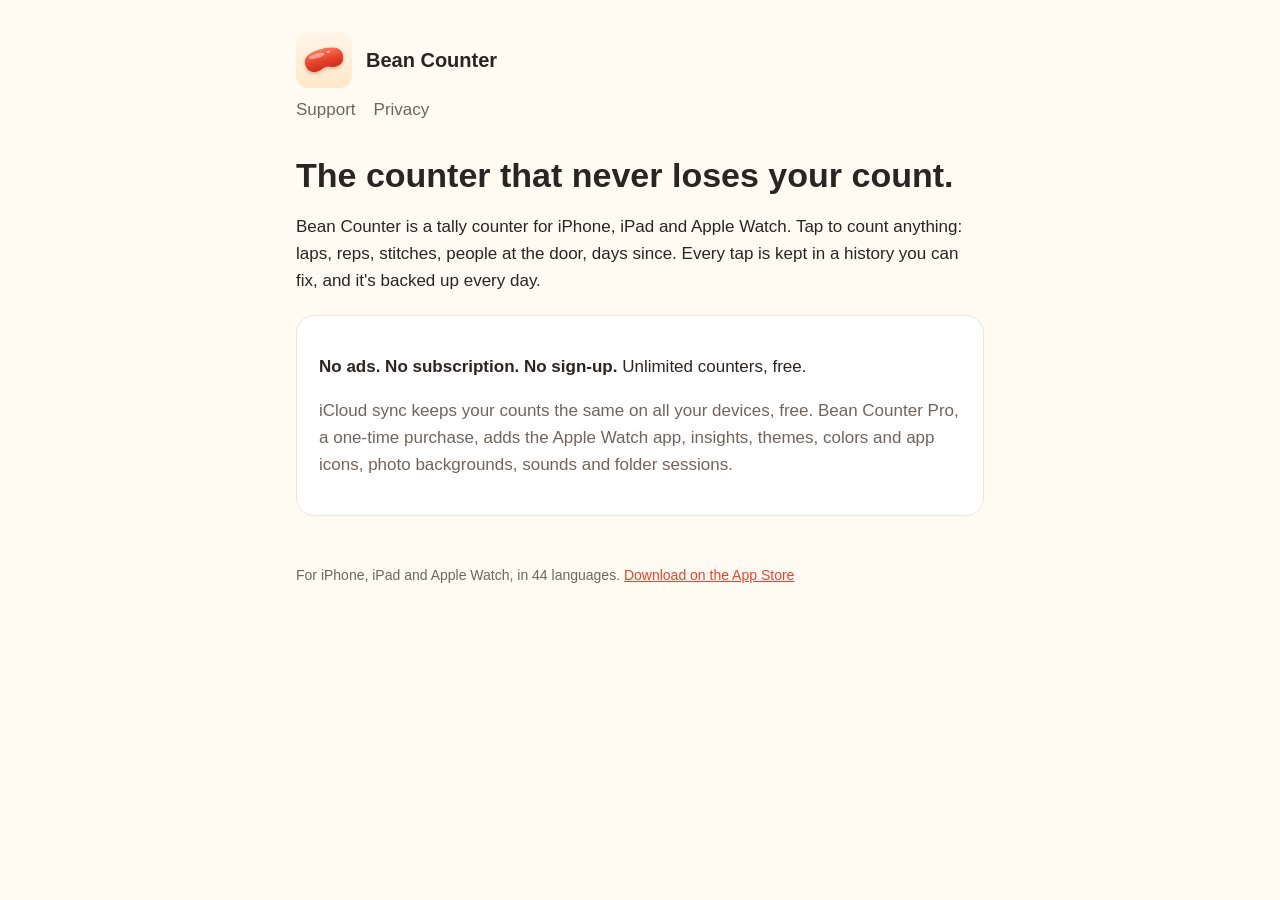
<file: index.html>
<!doctype html>
<html lang="en">
<head>
<meta charset="utf-8">
<meta name="viewport" content="width=device-width, initial-scale=1">
<title>Bean Counter</title>
<meta name="description" content="Bean Counter is a tally counter for iPhone and iPad that never loses your count. No ads, no account, unlimited counters.">
<link rel="icon" href="icon.png">
<link rel="stylesheet" href="style.css">
</head>
<body>
<main>
  <header><img src="icon.png" alt=""><a href="./">Bean Counter</a></header>
  <nav><a href="support.html">Support</a><a href="privacy.html">Privacy</a></nav>
  <h1>The counter that never loses your count.</h1>
  <p>Bean Counter is a tally counter for iPhone, iPad and Apple Watch. Tap to count anything: laps, reps, stitches, people at the door, days since. Every tap is kept in a history you can fix, and it's backed up every day.</p>
  <div class="card">
    <p><strong>No ads. No subscription. No sign-up.</strong> Unlimited counters, free.</p>
    <p class="muted">iCloud sync keeps your counts the same on all your devices, free. Bean Counter Pro, a one-time purchase, adds the Apple Watch app, insights, themes, colors and app icons, photo backgrounds, sounds and folder sessions.</p>
  </div>
  <footer>For iPhone, iPad and Apple Watch, in 44 languages. <a href="https://apps.apple.com/app/bean-counter-tally-clicker/id6817199466">Download on the App Store</a></footer>
</main>
</body>
</html>
</file>
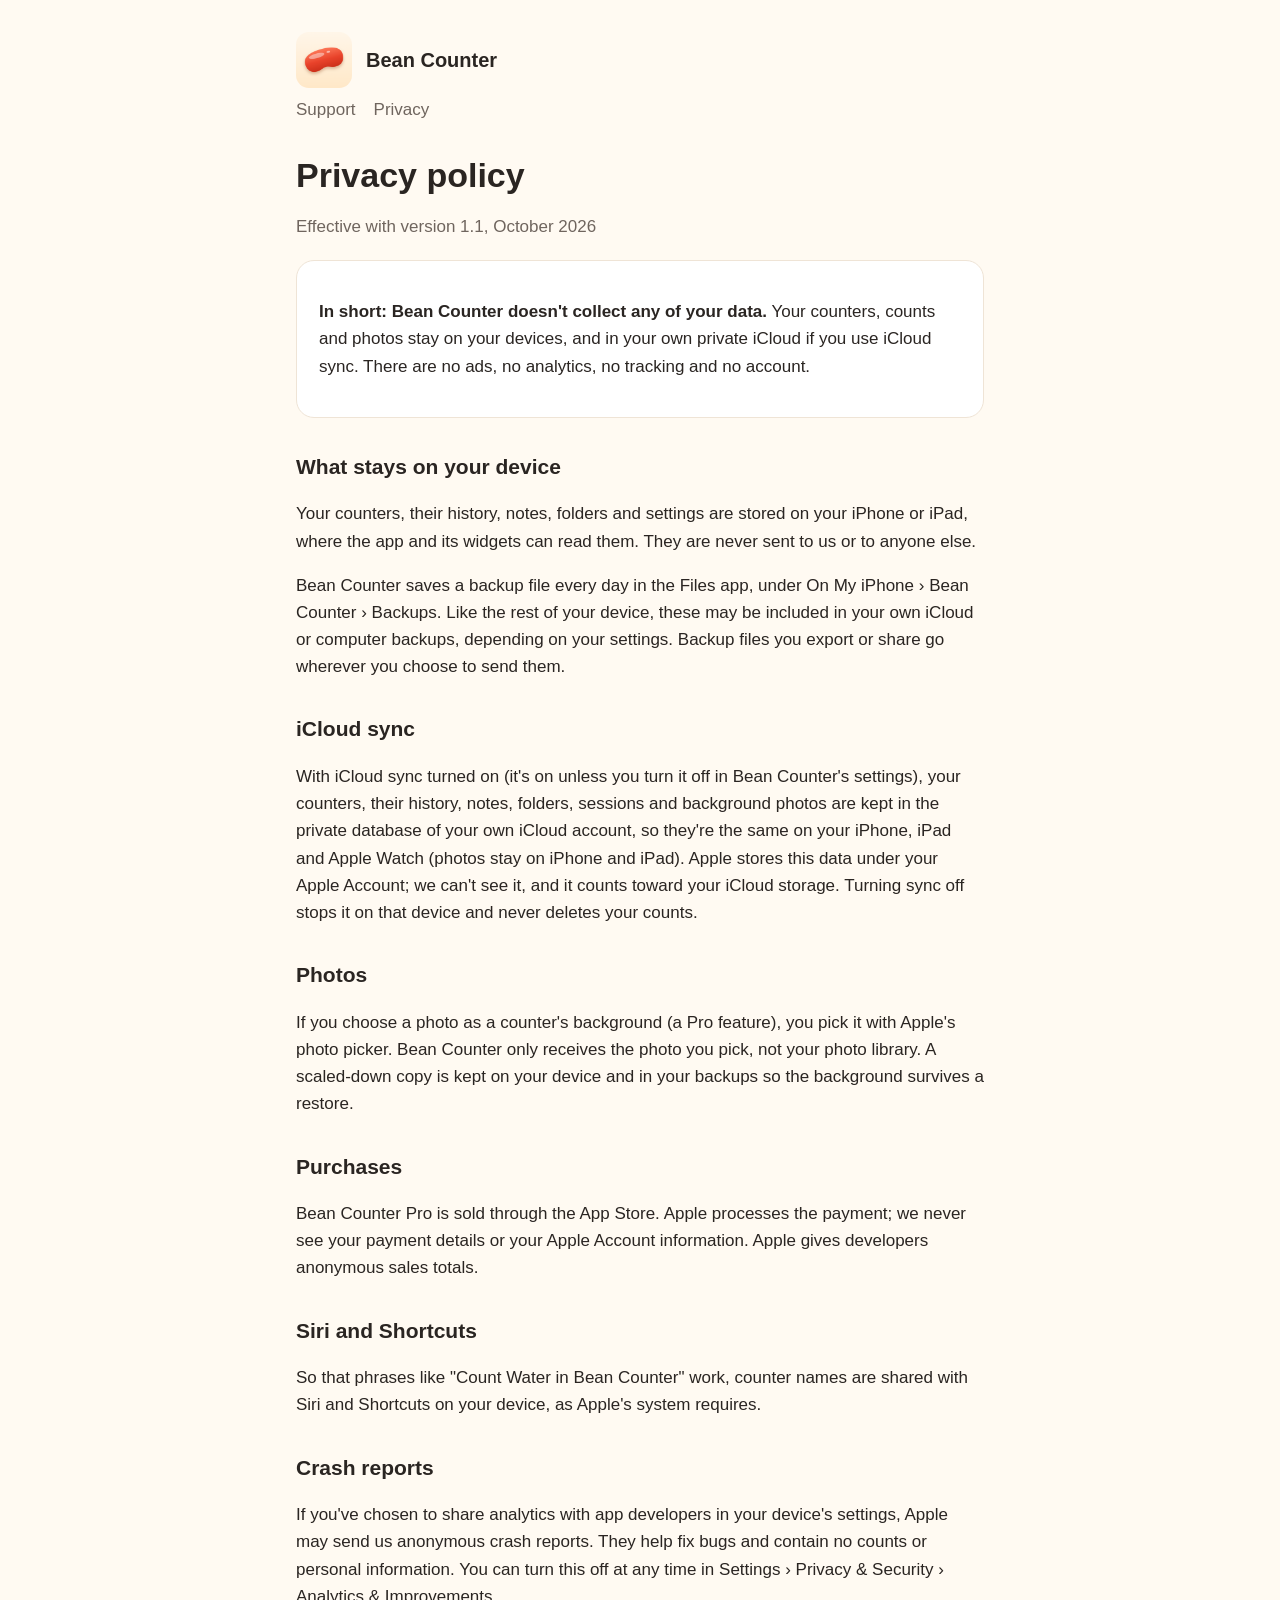
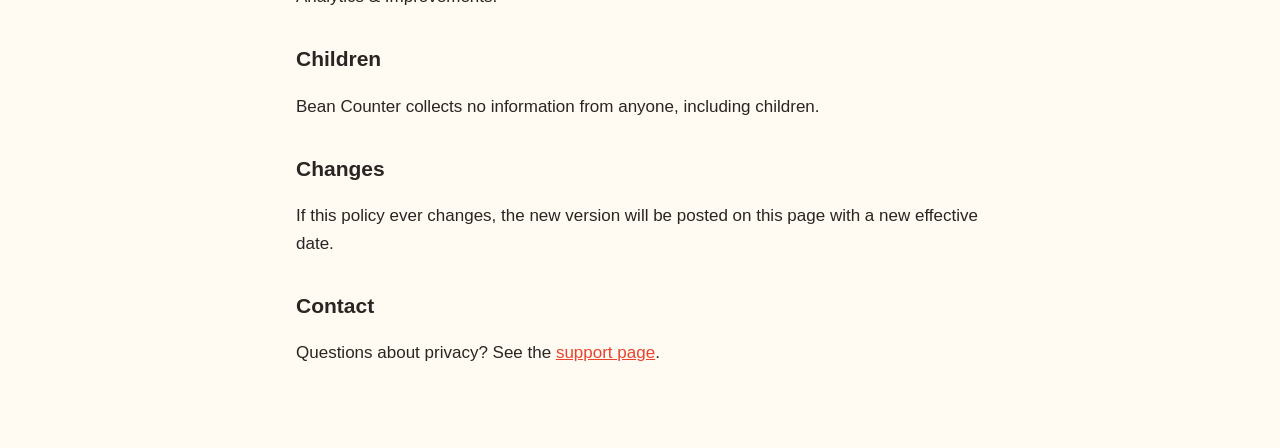
<file: privacy.html>
<!doctype html>
<html lang="en">
<head>
<meta charset="utf-8">
<meta name="viewport" content="width=device-width, initial-scale=1">
<title>Bean Counter Privacy</title>
<meta name="description" content="Bean Counter's privacy policy: your counts stay on your device.">
<link rel="icon" href="icon.png">
<link rel="stylesheet" href="style.css">
</head>
<body>
<main>
  <header><img src="icon.png" alt=""><a href="./">Bean Counter</a></header>
  <nav><a href="support.html">Support</a><a href="privacy.html">Privacy</a></nav>
  <h1>Privacy policy</h1>
  <p class="muted">Effective with version 1.1, October 2026</p>

  <div class="card">
    <p><strong>In short: Bean Counter doesn't collect any of your data.</strong> Your counters, counts and photos stay on your devices, and in your own private iCloud if you use iCloud sync. There are no ads, no analytics, no tracking and no account.</p>
  </div>

  <h2>What stays on your device</h2>
  <p>Your counters, their history, notes, folders and settings are stored on your iPhone or iPad, where the app and its widgets can read them. They are never sent to us or to anyone else.</p>
  <p>Bean Counter saves a backup file every day in the Files app, under On My iPhone › Bean Counter › Backups. Like the rest of your device, these may be included in your own iCloud or computer backups, depending on your settings. Backup files you export or share go wherever you choose to send them.</p>

  <h2>iCloud sync</h2>
  <p>With iCloud sync turned on (it's on unless you turn it off in Bean Counter's settings), your counters, their history, notes, folders, sessions and background photos are kept in the private database of your own iCloud account, so they're the same on your iPhone, iPad and Apple Watch (photos stay on iPhone and iPad). Apple stores this data under your Apple Account; we can't see it, and it counts toward your iCloud storage. Turning sync off stops it on that device and never deletes your counts.</p>

  <h2>Photos</h2>
  <p>If you choose a photo as a counter's background (a Pro feature), you pick it with Apple's photo picker. Bean Counter only receives the photo you pick, not your photo library. A scaled-down copy is kept on your device and in your backups so the background survives a restore.</p>

  <h2>Purchases</h2>
  <p>Bean Counter Pro is sold through the App Store. Apple processes the payment; we never see your payment details or your Apple Account information. Apple gives developers anonymous sales totals.</p>

  <h2>Siri and Shortcuts</h2>
  <p>So that phrases like "Count Water in Bean Counter" work, counter names are shared with Siri and Shortcuts on your device, as Apple's system requires.</p>

  <h2>Crash reports</h2>
  <p>If you've chosen to share analytics with app developers in your device's settings, Apple may send us anonymous crash reports. They help fix bugs and contain no counts or personal information. You can turn this off at any time in Settings › Privacy &amp; Security › Analytics &amp; Improvements.</p>

  <h2>Children</h2>
  <p>Bean Counter collects no information from anyone, including children.</p>

  <h2>Changes</h2>
  <p>If this policy ever changes, the new version will be posted on this page with a new effective date.</p>

  <h2>Contact</h2>
  <p>Questions about privacy? See the <a href="support.html">support page</a>.</p>
</main>
</body>
</html>
</file>
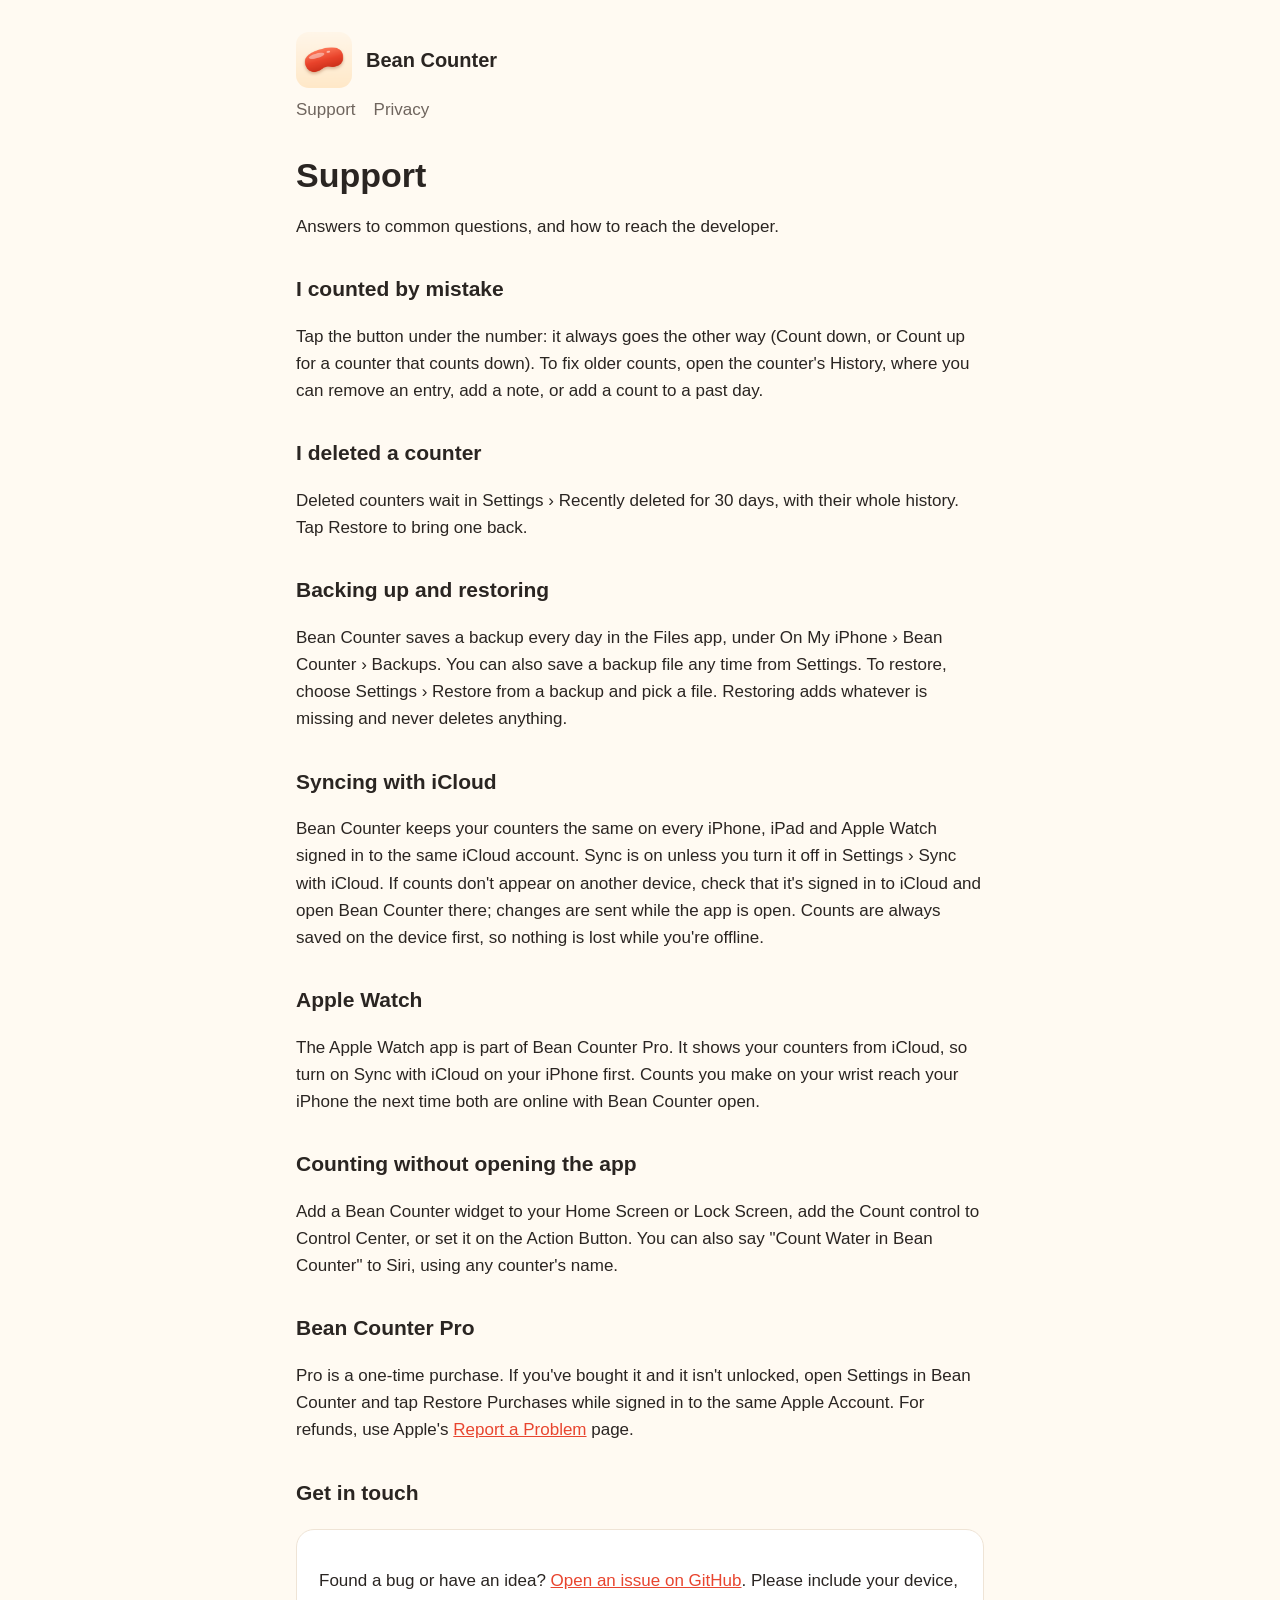
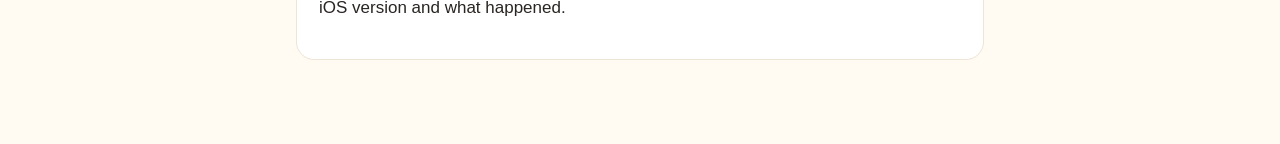
<file: support.html>
<!doctype html>
<html lang="en">
<head>
<meta charset="utf-8">
<meta name="viewport" content="width=device-width, initial-scale=1">
<title>Bean Counter Support</title>
<meta name="description" content="Help with Bean Counter: backups, restoring, widgets, Pro and how to get in touch.">
<link rel="icon" href="icon.png">
<link rel="stylesheet" href="style.css">
</head>
<body>
<main>
  <header><img src="icon.png" alt=""><a href="./">Bean Counter</a></header>
  <nav><a href="support.html">Support</a><a href="privacy.html">Privacy</a></nav>
  <h1>Support</h1>
  <p>Answers to common questions, and how to reach the developer.</p>

  <h2>I counted by mistake</h2>
  <p>Tap the button under the number: it always goes the other way (Count down, or Count up for a counter that counts down). To fix older counts, open the counter's History, where you can remove an entry, add a note, or add a count to a past day.</p>

  <h2>I deleted a counter</h2>
  <p>Deleted counters wait in Settings › Recently deleted for 30 days, with their whole history. Tap Restore to bring one back.</p>

  <h2>Backing up and restoring</h2>
  <p>Bean Counter saves a backup every day in the Files app, under On My iPhone › Bean Counter › Backups. You can also save a backup file any time from Settings. To restore, choose Settings › Restore from a backup and pick a file. Restoring adds whatever is missing and never deletes anything.</p>

  <h2>Syncing with iCloud</h2>
  <p>Bean Counter keeps your counters the same on every iPhone, iPad and Apple Watch signed in to the same iCloud account. Sync is on unless you turn it off in Settings › Sync with iCloud. If counts don't appear on another device, check that it's signed in to iCloud and open Bean Counter there; changes are sent while the app is open. Counts are always saved on the device first, so nothing is lost while you're offline.</p>

  <h2>Apple Watch</h2>
  <p>The Apple Watch app is part of Bean Counter Pro. It shows your counters from iCloud, so turn on Sync with iCloud on your iPhone first. Counts you make on your wrist reach your iPhone the next time both are online with Bean Counter open.</p>

  <h2>Counting without opening the app</h2>
  <p>Add a Bean Counter widget to your Home Screen or Lock Screen, add the Count control to Control Center, or set it on the Action Button. You can also say "Count Water in Bean Counter" to Siri, using any counter's name.</p>

  <h2>Bean Counter Pro</h2>
  <p>Pro is a one-time purchase. If you've bought it and it isn't unlocked, open Settings in Bean Counter and tap Restore Purchases while signed in to the same Apple Account. For refunds, use Apple's <a href="https://reportaproblem.apple.com">Report a Problem</a> page.</p>

  <h2>Get in touch</h2>
  <div class="card">
    <p>Found a bug or have an idea? <a href="https://github.com/andrewham1lton/bean-counter/issues/new">Open an issue on GitHub</a>. Please include your device, iOS version and what happened.</p>
  </div>
</main>
</body>
</html>
</file>
<file: style.css>
:root {
  --bg: #fffaf2;
  --text: #2a2522;
  --muted: #6f655e;
  --accent: #e8452f;
  --card: #ffffff;
  --line: #efe4d6;
}
@media (prefers-color-scheme: dark) {
  :root {
    --bg: #1a1714;
    --text: #f3ede6;
    --muted: #b3a89e;
    --accent: #ff7a5c;
    --card: #24201c;
    --line: #3a332c;
  }
}
* { box-sizing: border-box; }
body {
  margin: 0;
  background: var(--bg);
  color: var(--text);
  font: 17px/1.6 -apple-system, BlinkMacSystemFont, "Segoe UI", Roboto, sans-serif;
}
main { max-width: 720px; margin: 0 auto; padding: 32px 16px 64px; }
header { display: flex; align-items: center; gap: 14px; margin-bottom: 8px; }
header img { width: 56px; height: 56px; border-radius: 13px; }
header a { color: inherit; text-decoration: none; font-weight: 700; font-size: 20px; }
nav { display: flex; gap: 18px; margin: 8px 0 32px; }
nav a { color: var(--muted); text-decoration: none; }
nav a:hover, a { color: var(--accent); }
h1 { font-size: 34px; line-height: 1.2; margin: 0 0 8px; }
h2 { font-size: 21px; margin: 32px 0 6px; }
p, li { color: var(--text); }
.muted { color: var(--muted); }
.card { background: var(--card); border: 1px solid var(--line); border-radius: 18px; padding: 20px 22px; margin: 20px 0; }
footer { margin-top: 48px; color: var(--muted); font-size: 14px; }
</file>
